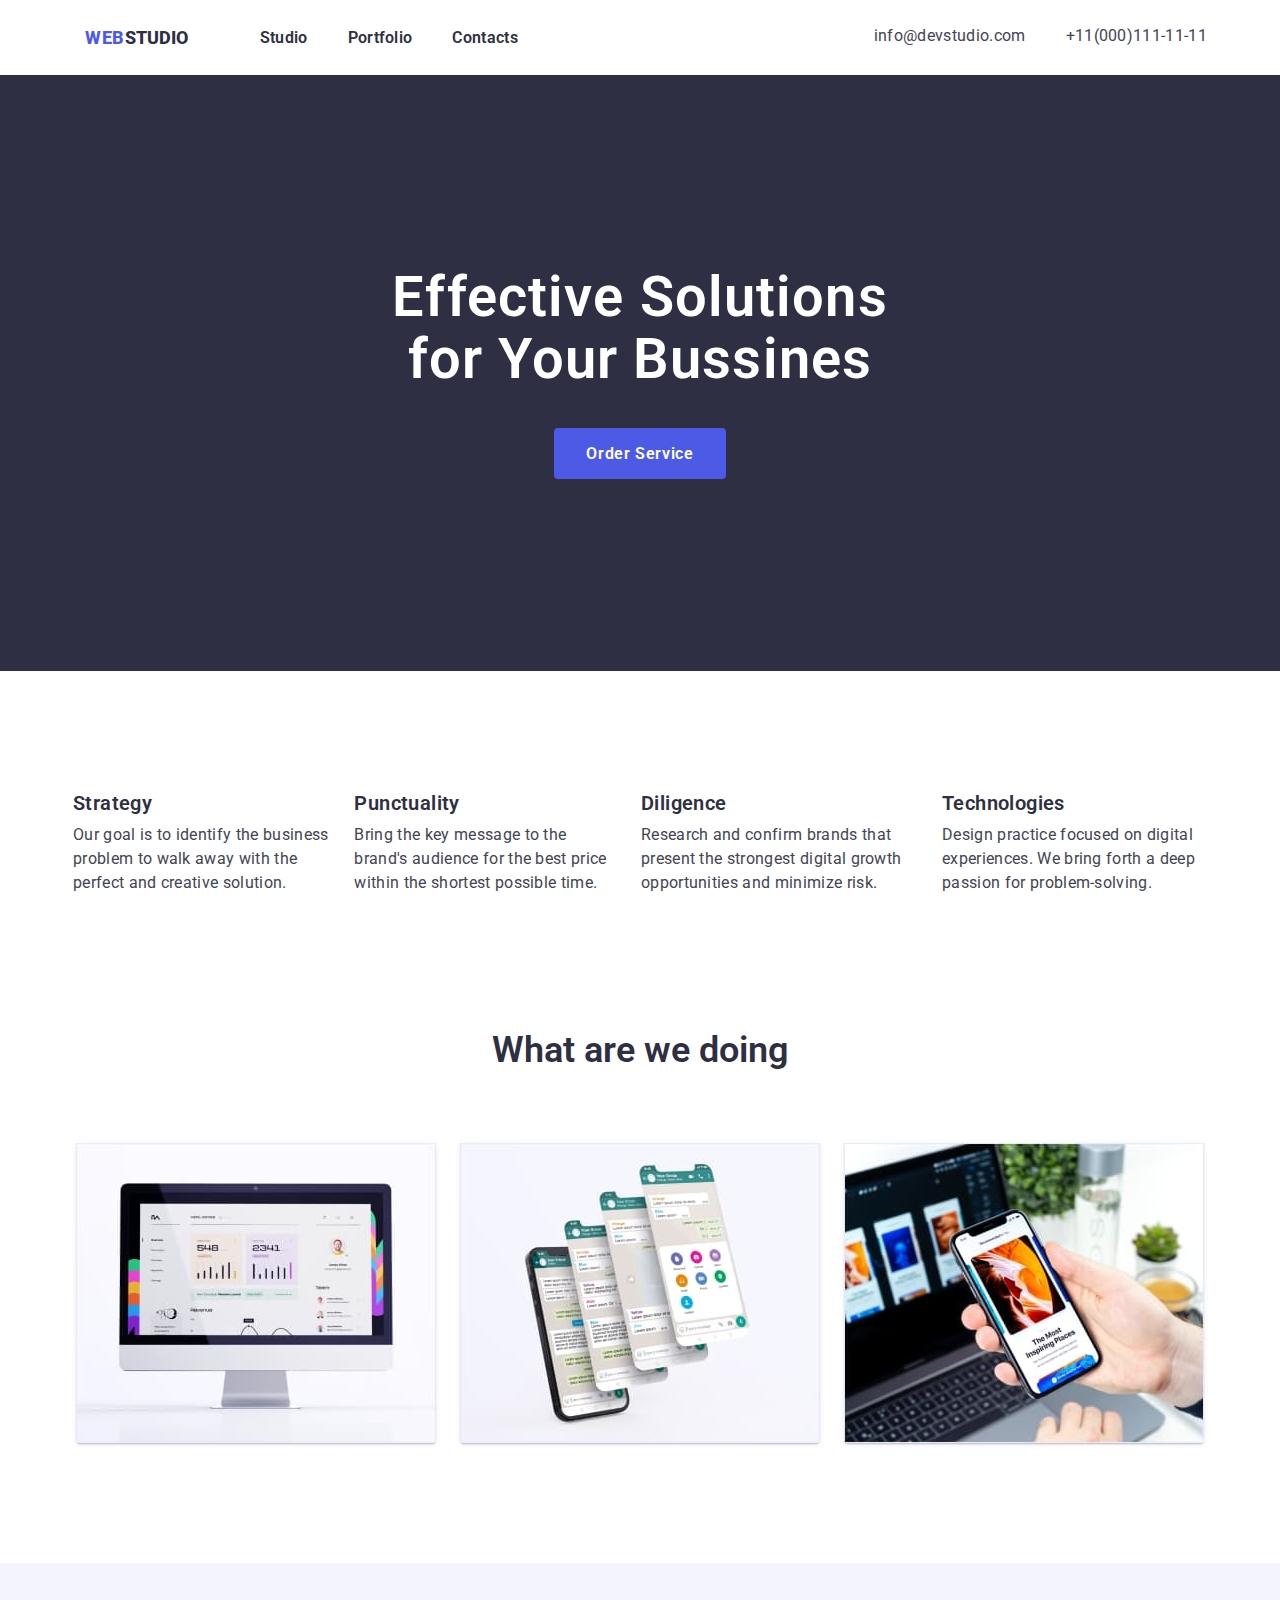
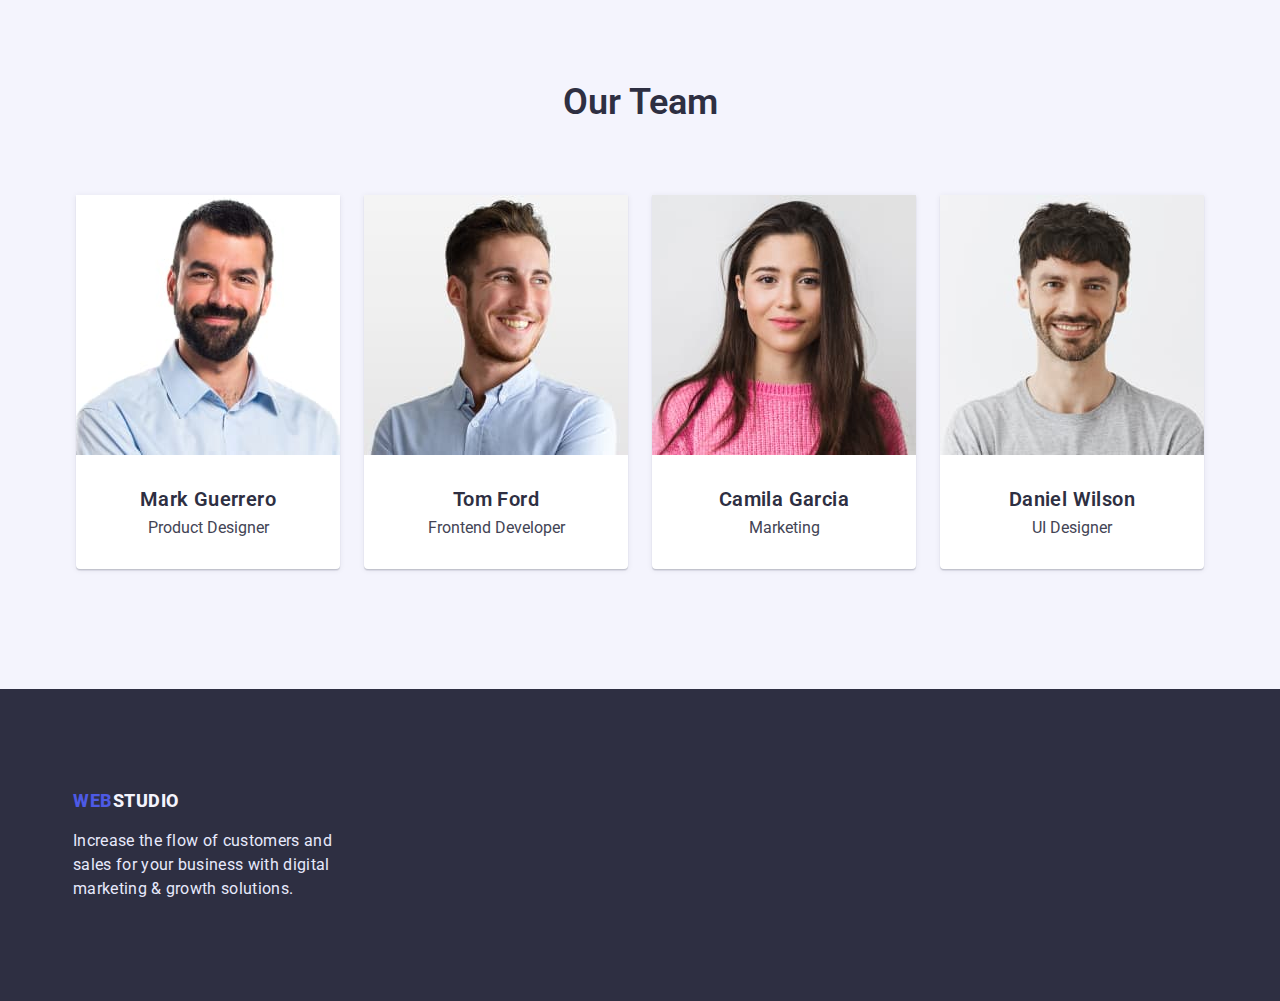
<file: index.html>
<!DOCTYPE html>
<html lang="en">
  <head>
    <meta charset="UTF-8" />
    <meta http-equiv="X-UA-Compatible" content="IE=edge" />
    <meta name="viewport" content="width=device-width, initial-scale=1.0" />
    <title>Module 1.1</title>
    <link href="https://fonts.googleapis.com/css2?family=Raleway:wght@700&family=Roboto:wght@400;500;700;900&display=swap" rel="stylesheet">
    <link rel="stylesheet" href="https://cdnjs.cloudflare.com/ajax/libs/modern-normalize/1.1.0/modern-normalize.min.css">
    <link rel="stylesheet" href="./CSS/styles.css">
    </head>
  <body>
    <!--Header-->
    
    <header class="page-heder">
      <div class="container header-navigation">
      <nav class="container main-nav" >
        <a href="/" class="logo"> <span class="logo-web">WEB</span>STUDIO</a>
        <ul class="site-nav_list" >
          <li class="item"><a href="./index.html" class="link">Studio</a></li>
          <li class="item"><a href="./portfolio.html" class="link">Portfolio</a></li>
          <li class="item"><a href="/" class="link">Contacts</a></li>
        </ul>
      </nav>
        <ul class="info">
          <li class="item">
            <a href="mailto:info@devstudio.com" class="contacts_link">info@devstudio.com</a>
          </li>
          <li class="item">
            <a href="tel:+110001111111" class="contacts_link">+11(000)111-11-11</a>
          </li>
        </ul>
      </div>
    </header>
  
    <main>
      <!--Hero-->
      <section class="hero">
        <h1 class="hero-title">
          Effective Solutions <br />
          for Your Bussines
        </h1>
        <button class="button-style"> Order Service </button>
      </section>
    </main>
    <!--section 1-->
    <section class="section" >
      <div class="container">
      <ul class="section-list">
        <li>
          <div>
          <h3 class="section-title">Strategy</h3>
          <p class="section-text">
            Our goal is to identify the business problem to walk away with the
            perfect and creative solution.
          </p>
        </div>
        </li>
        <li>
          <h3 class="section-title">Punctuality</h3>
          <p class="section-text">
            Bring the key message to the brand's audience for the best price
            within the shortest possible time.
          </p>
        </li>
        <li>
          <h3 class="section-title">Diligence</h3>
          <p class="section-text">
            Research and confirm brands that present the strongest digital
            growth opportunities and minimize risk.
          </p>
        </li>
        <li>
          <h3 class="section-title">Technologies</h3>
          <p class="section-text">
            Design practice focused on digital experiences. We bring forth a
            deep passion for problem-solving.
          </p>
        </li>
      </ul>
    </div>
    </section>
    <!--section 2-->
    <section class="section about">
      <div class="container">
      <h2 class="section-heder">What are we doing</h2>
      <ul class="section-img">
        <li class="img">
          <img width="360" height="300" src="./images/img1.jpg" alt="img 1" />
        </li>
        <li class="img">
          <img width="360" height="300" src="./images/img2.jpg" alt="img 2" />
        </li>
        <li class="img">
          <img width="360" height="300" src="./images/img3.jpg" alt="img 3" />
        </li>
      </ul>
    </div>
    </section>
    <!--section 3-->
    <section class="section our-team">
      <div class="container">
      <h2 class="section-heder">Our Team</h2>
      <ul class="section-img">
        <li class="img">
          <img
            width="264"
            height="260"
            src="./images/mark.jpg"
            alt="Product Designer - Mark Guerrero"
          />
          <div class="subtitle-our-team">
          <h3 class="section-title-team">Mark Guerrero</h3>
          <p class="team-to-do">Product Designer</p>
        </div>
        </li>
        <li class="img">
          <img
            width="264"
            height="260"
            src="./images/tom.jpg"
            alt="Frontend Developer - Tom Ford"
          />
          <div class="subtitle-our-team">
          <h3 class="section-title-team">Tom Ford</h3>
          <p class="team-to-do">Frontend Developer</p>
        </div>
        </li>
        <li class="img">
          <img
            width="264"
            height="260"
            src="./images/camila.jpg"
            alt="Marketing - Camila Garcia"
          />
          <div class="subtitle-our-team">
          <h3 class="section-title-team">Camila Garcia</h3>
          <p class="team-to-do">Marketing</p>
        </div>
        </li>
        <li class="img">
          <img
            width="264"
            height="260"
            src="./images/daniel.jpg"
            alt="UI Designer - Daniel Wilson"
          />
          <div class="subtitle-our-team">
          <h3 class="section-title-team">Daniel Wilson</h3>
          <p class="team-to-do">UI Designer</p>
        </div>
        </li>
      </ul>
    </div>
    </section>

    <footer class="footer">
      <div class="container">
      <a href="/" class="footer-logo"><span class="logo-web">WEB</span>STUDIO</a>
      <p class="footer-text">
        Increase the flow of customers and sales for your business with digital
        marketing & growth solutions.
      </p>
    </div>
    </footer>
  </body>
</html>
</file>
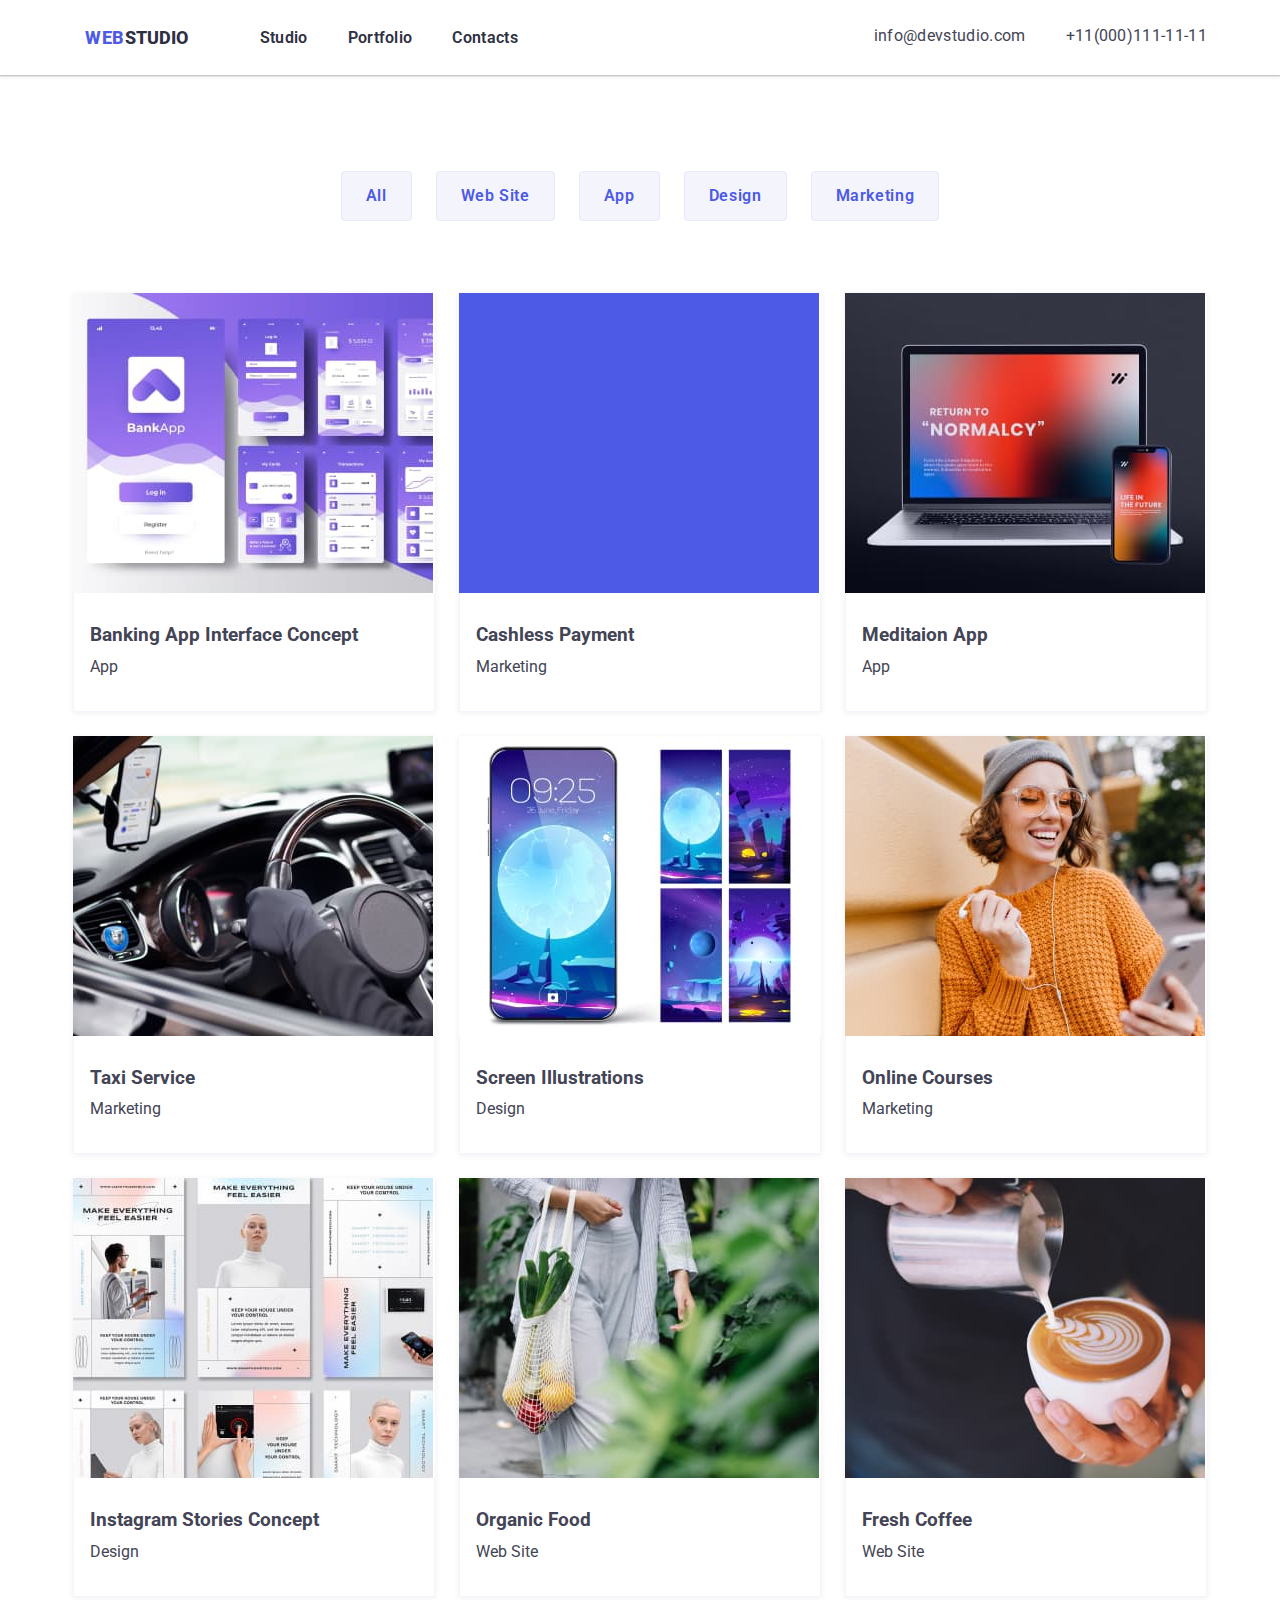
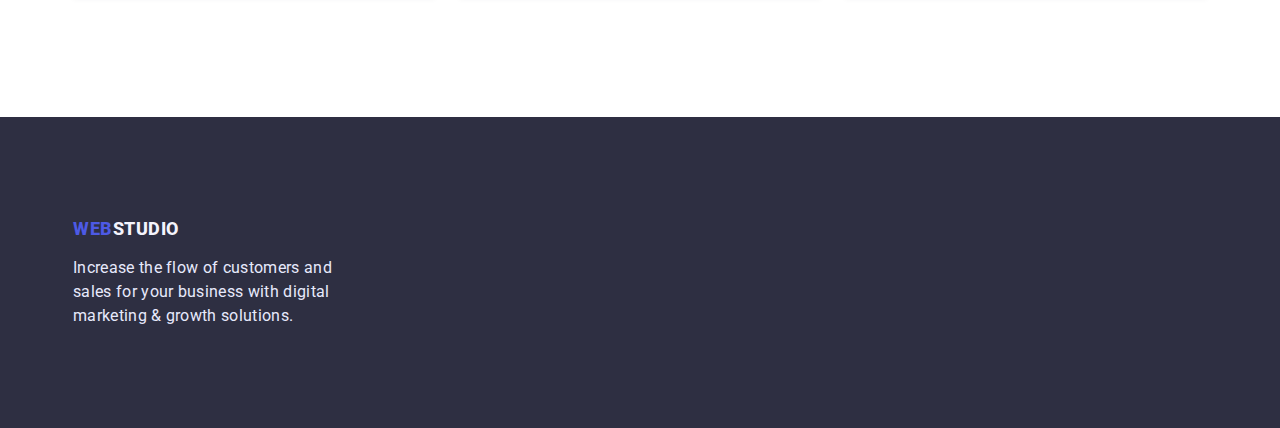
<file: portfolio.html>
<!DOCTYPE html>
<html lang="en">
  <head>
    <meta charset="UTF-8" />
    <meta http-equiv="X-UA-Compatible" content="IE=edge" />
    <meta name="viewport" content="width=device-width, initial-scale=1.0" />
    <title>Module 1.1</title>
    <link href="https://fonts.googleapis.com/css2?family=Raleway:wght@700&family=Roboto:wght@400;500;700;900&display=swap" rel="stylesheet">
    <link rel="stylesheet" href="https://cdnjs.cloudflare.com/ajax/libs/modern-normalize/1.1.0/modern-normalize.min.css">
    <link rel="stylesheet" href="./CSS/styles.css">
  </head>
  <body>
    <!--Header-->
    <header class="page-heder">
      <div class="container header-navigation">
      <nav class="container main-nav" >
        <a href="/" class="logo"> <span class="logo-web">WEB</span>STUDIO</a>
        <ul class="site-nav_list" >
          <li class="item"><a href="./index.html" class="link">Studio</a></li>
          <li class="item"><a href="./portfolio.html" class="link">Portfolio</a></li>
          <li class="item"><a href="/" class="link">Contacts</a></li>
        </ul>
      </nav>
        <ul class="info">
          <li class="item">
            <a href="mailto:info@devstudio.com" class="contacts_link">info@devstudio.com</a>
          </li>
          <li class="item">
            <a href="tel:+110001111111" class="contacts_link">+11(000)111-11-11</a>
          </li>
        </ul>
      </div>
    </header>
    <main>
    <!--Section-->
    <section class="portfolio-container">
      <div class="container-portfolio">
      <!--Buttons-->
      <ul class="portfolio-ul">
        <li>
          <button class="portfolio-button">All</button>
        </li>
        <li><button class="portfolio-button">Web Site</button>
        </li>
        <li><button class="portfolio-button">App</button></li>
        <li><button class="portfolio-button">Design</button></li>
        <li><button class="portfolio-button">Marketing</button></li>
      </ul>
      <!--Images-->
        <ul class="flex-container" >
            <li class="flex-element">  
                <img
                width="360"
                height="300"
                src="./images/one.jpg"
                alt="apps"
              />
              <div class="portfolio-image">
              <h3 class="section-title-portfolio">Banking App Interface Concept</h3>
              <p class="speciality">App</p>
            </div>
            </li>
            
            <li class="flex-element">
            <img
            width="360"
            height="300"
            src="./images/two.jpg"
            alt="marketing"
          />
          <div class="portfolio-image">
          <h3 class="section-title-portfolio">Cashless Payment</h3>
          <p class="speciality">Marketing</p>
          </div>
            </li>
            <li class="flex-element">
                <img
                width="360"
                height="300"
                src="./images/three.jpg"
                alt="gadaets apps"
              />
              <div class="portfolio-image">
              <h3 class="section-title-portfolio">Meditaion App</h3>
              <p class="speciality">App</p>
              </div>
            </li>
            <li class="flex-element">
               <img
                width="360"
                height="300"
                src="./images/four.jpg"
                alt="driver"
               />
               <div class="portfolio-image">
              <h3 class="section-title-portfolio">Taxi Service</h3>
              <p class="speciality">Marketing</p>
               </div>
            </li>
            <li class="flex-element"> 
                <img
                width="360"
                height="300"
                src="./images/five.jpg"
                alt="phone img"
               />
               <div class="portfolio-image">
              <h3 class="section-title-portfolio">Screen Illustrations</h3>
              <p class="speciality">Design</p>
               </div>
            </li>
            <li class="flex-element"> 
                <img
                width="360"
                height="300"
                src="./images/six.jpg"
                alt="girl with phone"
               />
               <div class="portfolio-image">
              <h3 class="section-title-portfolio">Online Courses</h3>
              <p class="speciality">Marketing</p>
               </div>
            </li>
            <li class="flex-element">
                <img
                width="360"
                height="300"
                src="./images/seven.jpg"
                alt="design instagram"
               />
               <div class="portfolio-image">
              <h3 class="section-title-portfolio">Instagram Stories Concept</h3>
              <p class="speciality">Design</p>
            </div>
            </li>
            <li class="flex-element">
                <img
                width="360"
                height="300"
                src="./images/eight.jpg"
                alt="fruits"
               />
               <div class="portfolio-image">
              <h3 class="section-title-portfolio">Organic Food</h3>
              <p class="speciality">Web Site</p>
              </div>
             </li>
            <li class="flex-element"> 
                <img
                width="360"
                height="300"
                src="./images/nine.jpg"
                alt="cup of coffee"
               />
               <div class="portfolio-image">
              <h3 class="section-title-portfolio">Fresh Coffee</h3>
              <p class="speciality">Web Site</p>
            </div>
            </li>
        </ul>
      </div>
    </section>
  </main>
  <footer class="footer">
    <div class="container">
    <a href="/" class="footer-logo"><span class="logo-web">WEB</span>STUDIO</a>
    <p class="footer-text">
      Increase the flow of customers and sales for your business with digital
      marketing & growth solutions.
    </p>
  </div>
  </footer>
    </body>
  </html>
</file>
<file: CSS/styles.css>
html {
    box-sizing: border-box;
}
*,
*::before,
*::after {
    box-sizing: inherit;
}

:root{
    --primary-text-color: #434455;
    --title-text-color: #2E2F42;
    --logo-color:#4D5AE5;
    --primary-bg-color: #FFFFFF;
}

.container{
    max-width: 1158px;
    padding-left: 12px;
    padding-right: 12px;
    margin-left: auto;
    margin-right: auto;
    
}
/*Studio*/
body {
    background:var(--primary-bg-color);
    color: var(--primary-text-color);
    font-family: Roboto, sans-serif;
    }
ul {
    list-style: none;
    padding-inline-start: 0;
}
a {
    text-decoration: none;
}
p {
    margin-top: 0;
    }
img {
    display: block;
    max-width: 100%;
    height: auto;
}
.section {
    padding-top: 120px;
    padding-bottom: 120px;
}
/*Header*/
.page-heder{
    background-color: FFFFFF;
    padding-top: 24px;
    padding-bottom: 24px;
    box-shadow: 0px 2px 1px rgba(46, 47, 66, 0.08), 0px 1px 1px rgba(46, 47, 66, 0.16), 0px 1px 6px rgba(46, 47, 66, 0.08);
}
.main-nav {
    display: flex;
    align-items:center;
    margin-left: 0;
    margin-right: 0;
}
.header-navigation {
    display: flex;
    justify-content: space-between;
}
.logo-web {
    color:var(--logo-color);
    font: Raleway;
    font-size: 18px;
    line-height: 1.3;
    letter-spacing: 0.03em;
}
.logo {
    color: var(--title-text-color);
    font-weight: 800;
    font-size: 18px;
    line-height: 1.5;
    margin-right: 72px;
    
}
.site-nav_list {
    display: flex; 
    row-gap: 40px ;
    column-gap: 40px;
    margin-top: 0;
    margin-bottom: 0;
    }


.link {
    color:var(--title-text-color);
    font-weight: 600;
    font-size: 16px;
    line-height: 1.5;
    letter-spacing: 0.02em;
    display: block;
    }
.link:hover,
.link:focus{
    color: #4D5AE5;
}
.info {
    display: flex;
    margin-left: auto;
    margin-top: 0;
    margin-bottom: 0;
    row-gap: 40px;
    column-gap: 40px;
}

.contacts_link {
    color:var(--primary-text-color);
    font-size: 16px;
    line-height: 1.5;
    letter-spacing: 0.02em;
    
}
.contacts_link:hover,
.contacts_link:focus
{
    color: #4D5AE5;
}
/* Hero*/
.hero {
      
    text-align: center;  
    background-color:#2E2F42;
    padding-top: 192px;
    padding-bottom: 192px;
}
.hero-title{
    color:#FFFFFF;
    margin-top: 0;
    font-weight: 600;
    font-size: 56px;
    line-height: 1.1;
    text-align: center;
    letter-spacing: 0.02em;
    padding-bottom: 48p;
    
}
.button-style{
    font-family: Roboto;
    color: #FFFFFF;
    background-color: #4D5AE5;
    font-weight: 600;
    font-size: 16px;
    line-height: 1.2;
    display: flex;
    align-items: center;
    letter-spacing: 0.04em;
    cursor: pointer;
    border-radius: 4px;
    border:transparent ;
    padding: 16px 32px;
    display: inline-block;
    min-width: 170px;
    }
.button-style:hover{
    background-color: #4D5AE5;
    box-shadow: 0px 1px 6px rgba(46, 47, 66, 0.08), 0px 1px 1px rgba(46, 47, 66, 0.16), 0px 2px 1px rgba(46, 47, 66, 0.08);
}
.button-style:focus{
    background-color: #404BBF;
    box-shadow: 0px 4px 4px rgba(0, 0, 0, 0.15);
}
.button:hover,
.button:focus{
    background-color: #404BBF;
   }
/*sections*/
.about {
    padding-top: 0;
    }
.section-heder{
    color: var(--title-text-color);
    font-weight: 600;
    font-size: 36px;
    line-height: 1.11;
    margin-top: 0;
    margin-bottom: 0;
    text-align: center;
    margin-bottom: 72px;
     
}
.section-list {
    margin-top: 0;
    margin-bottom:0;
    display: flex;
    gap: 24px;
 }
.section-img {
    display: flex;
    justify-content:center;  
    margin-top: 0;
    margin-bottom: 0;
}
.section-img .img:not(:last-child){
    margin-right: 24px;
}
.section-title{
    color:var(--title-text-color);
    font-weight: 600;
    font-size: 20px;
    line-height: 1.2;
    letter-spacing: 0.02em;
    margin-top: 0;
    margin-bottom: 8px;
    }
.section-text {
    font-family: 'Roboto';
    font-style: normal;
    font-weight: 400;
    font-size: 16px;
    line-height: 24px;
    letter-spacing: 0.02em;
    color: #434455;
    }
.section-title-team {
    color:var(--title-text-color);
    font-weight: 600;
    font-size: 20px;
    line-height: 1.2;
    letter-spacing: 0.02em;
    margin-top: 0;
    margin-bottom: 8px;
    text-align: center;
}
.img {
    background: #FFFFFF;
    box-shadow: 0px 1px 6px rgba(46, 47, 66, 0.08), 0px 1px 1px rgba(46, 47, 66, 0.16), 0px 2px 1px rgba(46, 47, 66, 0.08);
    border-radius: 0px 0px 4px 4px;
}
.our-team {
    background-color: #F4F4FD;
    padding-bottom: 120px;
}
.subtitle-our-team {
    padding-top: 32px;
    padding-bottom: 32px;
}
.team-to-do {
    padding-bottom: 0;
    margin-bottom: 0;
    text-align: center;
}
/*footer*/
footer {
    display: block;
}

.footer{
    background-color: #2E2F42;
    padding-top: 100px;
    padding-bottom: 100px;
}
.footer-logo {
    color: #F4F4FD;
    font: Raleway;
    font-weight: 800;
    font-size: 18px;
    line-height: 1.17;
    letter-spacing: 0.03em;
}
.footer-text{
    color: #E7E9FC;
    font-size: 16px;
    line-height: 1.5;
    letter-spacing: 0.02em;
    margin-bottom: 0;
    font-weight: 400;
    max-width: 264px;
    margin-top: 16px;
}

/*Portfolio*/
/*Buttons*/
.portfolio-container {
    padding-top: 96px;
    padding-bottom: 120px;
}
.portfolio-ul {
    display: flex;
    gap: 24px;
    padding-bottom: 0;
    padding-top: 0;
    padding-right: 0;
    justify-content: center;
    align-items: center;
    margin-top: 0;
    margin-bottom: 72px;
}
.portfolio-button {
    background-color: #F4F4FD;
    border: 1px solid #E7E9FC;
    border-radius: 4px;
    padding: 12px 24px;
    color: #4D5AE5;
    letter-spacing: 0.04em;
    font-weight: 600;
    font-size: 16px;
    line-height: 1.5;
}
.portfolio-button:hover,
.portfolio-button:focus{
    background-color: #4D5AE5;
    color: #FFFFFF;
}
.flex-container {
    display: flex;
    flex-wrap: wrap;
    row-gap: 24px;
    margin-top: 0;
    margin-bottom: 0;
}
.flex-element {
    width: calc((100% - 48px) /3);
    margin-right: 24px;
    box-shadow: 0px 1px 6px rgba(46, 47, 66, 0.08);

}
.flex-element:nth-child(3n) {
    margin-right: 0;
    }
.portfolio-image {
    padding-top: 32px;
    padding-bottom: 32px;
    padding-left: 16px;
    border: 0.5px solid #F4F4FD;
    border-top: 0;
}    
.speciality {
    font-size: 16px;
    line-height: 1.5;
    color: #434455;
    margin-bottom: 0;
}
.section-title-portfolio {
    margin-top: 0;
    margin-bottom: 8px;
}
.container-portfolio {
    margin-bottom: 0;
    width: 1158px;
    padding-left: 12px;
    padding-right: 12px;
    margin-left: auto;
    margin-right: auto;
}
/*Section
.portfolio-text{
    color: #F4F4FD;;
    font-size: 16px;
    line-height: 1.5;
    letter-spacing: 0.02em;
    background-color: aquamarine;
}*/
</file>
